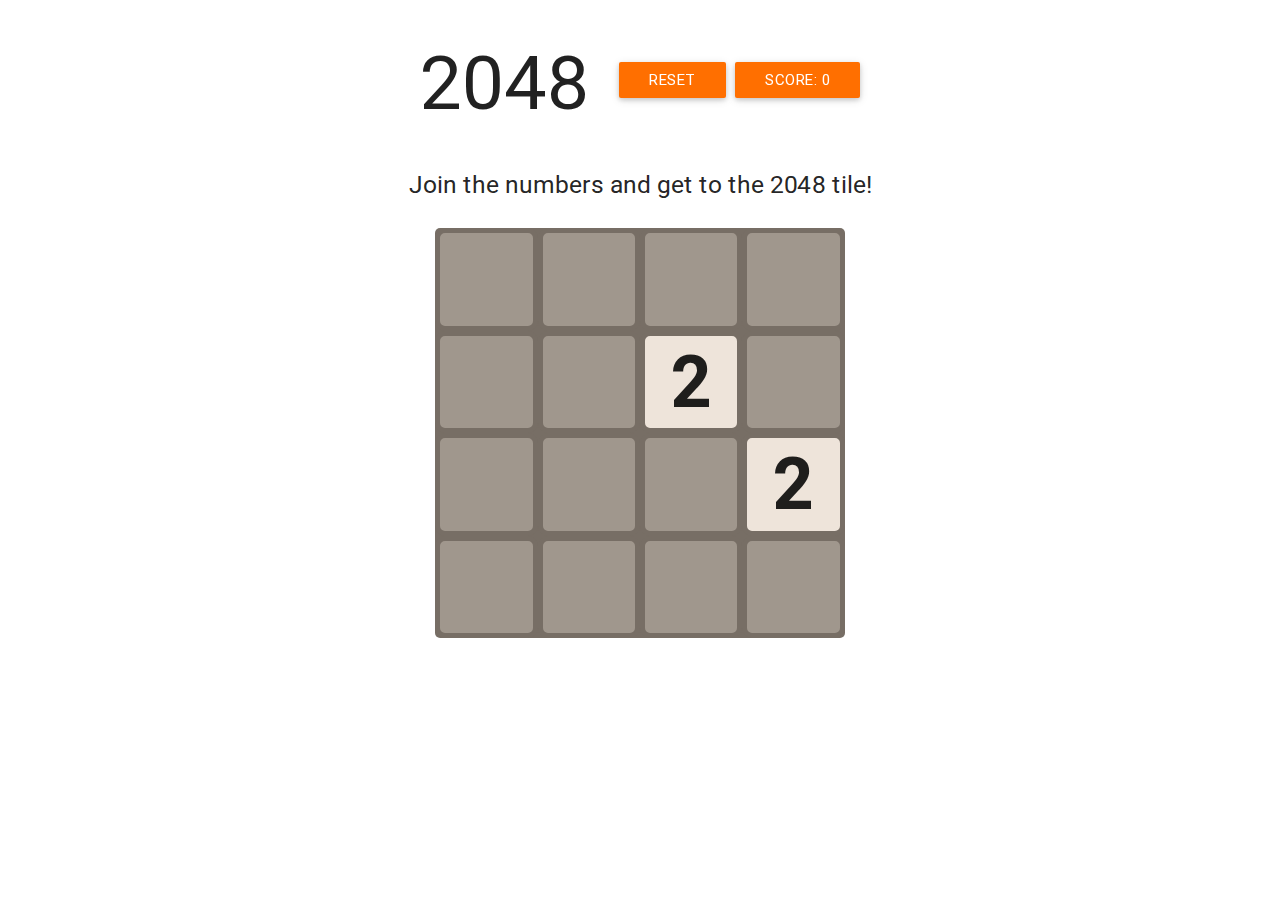
<file: index.html>
<!DOCTYPE html>
<html>
  <head>
    <meta charset="utf-8">
    <title>2048</title>
    <link rel="stylesheet" href="css/materialize.css" charset="utf-8">
    <link rel="stylesheet" href=" css/base.css" charset="utf-8"></link>
    <script type="text/javascript" src="./js/jquery-1.12.0.min.js"></script>
    <script type="text/javascript" src="./js/materialize.min.js"></script>
    <script type="text/javascript" src="js/2048.js"></script>
  </head>
  <body>
    <header>
        <div class="head">
            <div class="panel">
                <h1>2048</h1>
                <a  class="waves-effect waves-light btn reset amber darken-4" style="margin-left: 30px">reset</a>
                <a id="score" class="waves-effect waves-light btn amber darken-4">score: 0</a>
            </div>
            <div>
                <h5>Join the numbers and get to the 2048 tile!</h5>
            </div>
        </div>
    </header>
    <main>
        <div class="grid">
            <div class="row" >
                <div class="">

                </div>
                <div id="t00" class="tile center-align"></div>
                <div id="t01" class="tile center-align"></div>
                <div id="t02" class="tile center-align"></div>
                <div id="t03" class="tile center-align"></div>
            </div>
            <div class="row" >
                <div id="t10" class="tile center-align"></div>
                <div id="t11" class="tile center-align"></div>
                <div id="t12" class="tile center-align"></div>
                <div id="t13" class="tile center-align"></div>
            </div>
            <div class="row" >
                <div id="t20" class="tile center-align"></div>
                <div id="t21" class="tile center-align"></div>
                <div id="t22" class="tile center-align"></div>
                <div id="t23" class="tile center-align"></div>
            </div>
            <div class="row" >
                <div id="t30" class="tile center-align"></div>
                <div id="t31" class="tile center-align"></div>
                <div id="t32" class="tile center-align"></div>
                <div id="t33" class="tile center-align"></div>
            </div>
        </div>
        <div id="gameOverDialog" class="lightbox">
            <h1>GAME OVER</h1>
            <a href="#" class="waves-effect waves-light btn reset">reset</a>
        </div>
        <div id="2048Dialog" class="lightbox">
            <h1>YOU WON</h1>
            <div class="buttons">
                <a href="#" class="waves-effect waves-light btn reset">reset</a>
                <a id="continue"href="#" class="waves-effect waves-light btn">continue</a>
            </div>

        </div>
        <script type="text/javascript">
            $(document).ready(function(){
                $("#gameOverDialog").hide();
                $("#2048Dialog").hide();
            });
            window.addEventListener('load' , game.init);
        </script>
    </main>
  </body>
</html>
</file>
<file: css/base.css>
.grid{
  background-color: #776E65;
  max-width: 32vmax;
  border-radius: 5px;
  margin: 0 auto;
  margin-bottom: 100px;
}
.tile{
  background-color: rgba(238, 228, 218, 0.35);
  border : 5px solid #776E65;
  border-radius: 10px;
  height: 8vmax;
  width: 8vmax;
  max-height: 8vmax;
  max-width: 8vmax;
}
.row{
  display: flex;
  justify-content: center;
}
.head{
  display: flex;
  flex-direction: column;
  align-items: center;
  margin-bottom: 20px;
}
.panel{
  display: flex;
  justify-content: center;
  margin: 10px auto;
  align-items: center;
}
.panel>h1{
  font-size: 5rem;
}
.reset{
  margin-right: 10px;
}
.row{
  margin: 0;
}
.lightbox{
  width: 30vmax;
  display: flex;
  flex-direction: column;
  align-items: center;
  background-color: rgba(100 , 100 , 100 , 0.7);
  position: fixed;
  top: 30%;
  left: 35%;
  padding-bottom: 20px;
}
.buttons{
  display: flex;
  justify-content: space-around;
}
.tile_2{
  font-size: 72px;
  display: flex;
  justify-content: center;
  align-items: center;
  background-color: #eee4da;
  font-weight: bold;
}
.tile_4{
  font-size: 72px;
  display: flex;
  justify-content: center;
  align-items: center;
  background-color: #ede0c8;
  font-weight: bold;
}
.tile_8{
  font-size: 72px;
  display: flex;
  justify-content: center;
  align-items: center;
  background-color: #f2b179;
  font-weight: bold;
}
.tile_16{
  font-size: 72px;
  display: flex;
  justify-content: center;
  align-items: center;
  background-color: #f59563;
  font-weight: bold;
}
.tile_32{
  font-size: 72px;
  display: flex;
  justify-content: center;
  align-items: center;
  background-color: #f67c5f;
  font-weight: bold;
}.tile_64{
  font-size: 72px;
  display: flex;
  justify-content: center;
  align-items: center;
  background-color: #f65e3b;
  font-weight: bold;
}.tile_128{
  font-size: 50px;
  display: flex;
  justify-content: center;
  align-items: center;
  background-color: #edcf72;
  font-weight: bold;
}.tile_256{
  font-size: 50px;
  display: flex;
  justify-content: center;
  align-items: center;
  background-color: #edcc61;
  font-weight: bold;
}.tile_512{
  font-size: 50px;
  display: flex;
  justify-content: center;
  align-items: center;
  background-color: #edc850;
  font-weight: bold;
}
.tile_1024{
  font-size: 38px;
  display: flex;
  justify-content: center;
  align-items: center;
  background-color: #edc53f;
  font-weight: bold;
}
.tile_2048{
  font-size: 38px;
  display: flex;
  justify-content: center;
  align-items: center;
  background-color: #edc53f;
  font-weight: bold;
}
</file>
